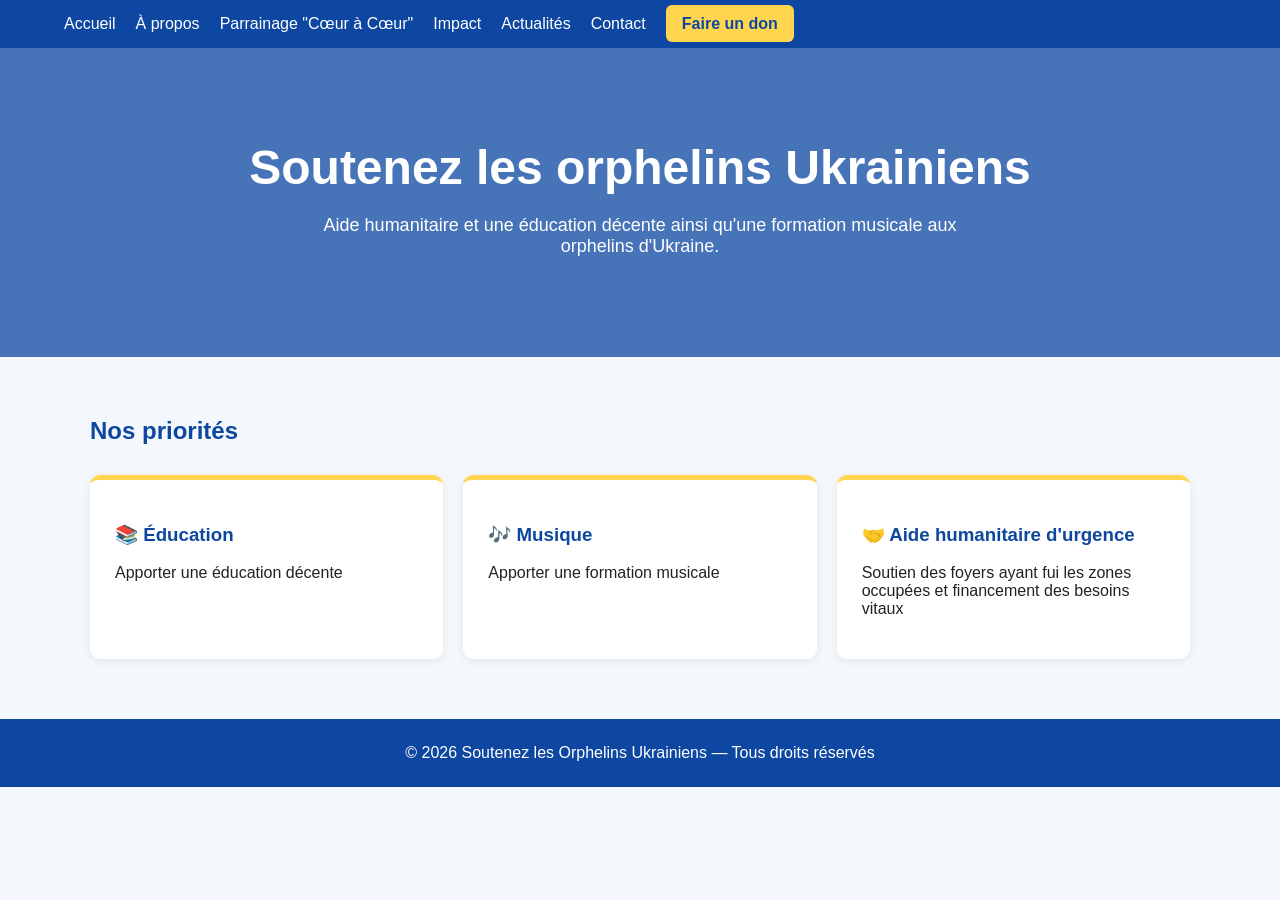
<file: index.html>
<!DOCTYPE html>
<html lang="fr">

<head>
    <meta charset="UTF-8">
    <meta name="viewport" content="width=device-width, initial-scale=1.0">

    <title>Soutenez les Orphelins Ukrainiens</title>

    <link rel="stylesheet" href="styleuk.css">

    <style>
       
    </style>
</head>

<body>

    <nav class="navbar">
        <div class="nav-container">

            <ul class="nav-links">
                <li><a href="index.html">Accueil</a></li>
                <li><a href="Nous.html">À propos</a></li>
                <li><a href="Projects.html">Parrainage "Cœur à Cœur"</a></li>
                <li><a href="Impact.html">Impact</a></li>
                <li><a href="actu.html">Actualités</a></li>
                <li><a href="contact.html">Contact</a></li>
                <li><a href="https://www.helloasso.com/associations/soutenez-les-orphelins-ukrainiens/formulaires/1" class="cta">Faire un don</a></li>
            </ul>

        </div>
    </nav>

    <section class="hero">
        <h1>Soutenez les orphelins Ukrainiens</h1>

        <p>
            Aide humanitaire et une éducation décente ainsi qu'une formation musicale aux orphelins d'Ukraine.
        </p>
    </section>

    <section class="content">

        <h2 class="section-title">Nos priorités</h2>

        <div class="cards">

            <div class="card">
                <h3>📚 Éducation</h3>
                <p>
                    Apporter une éducation décente
                </p>
            </div>

            <div class="card">
                <h3>🎶 Musique</h3>
                <p>
                    Apporter une formation musicale
                </p>
            </div>

            <div class="card">
                <h3>🤝 Aide humanitaire d'urgence</h3>
                <p>
                    Soutien des foyers ayant fui les zones occupées et financement des besoins vitaux
                </p>
            </div>

        </div>
    </section>

    <footer>
        © 2026 Soutenez les Orphelins Ukrainiens — Tous droits réservés
    </footer>
    <script src="scriptuk.js"></script>
</body>
</html>
</file>
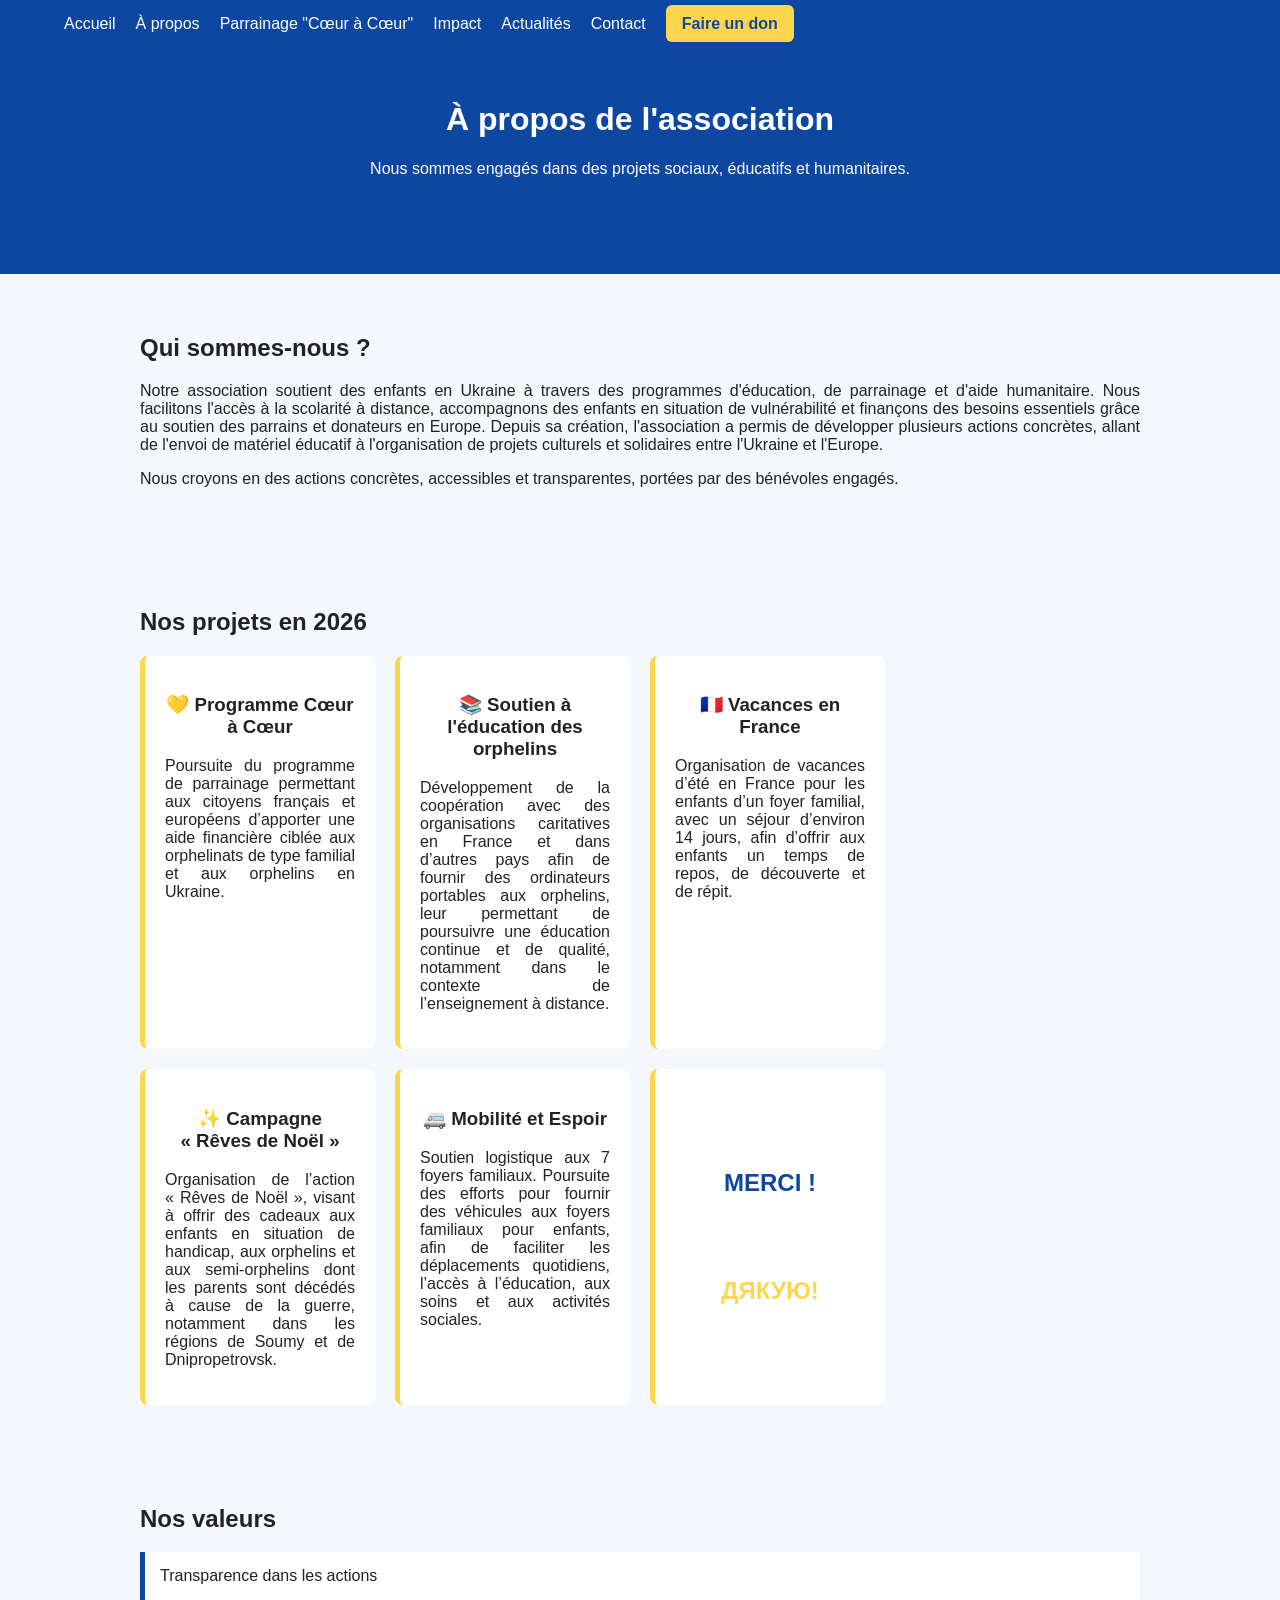
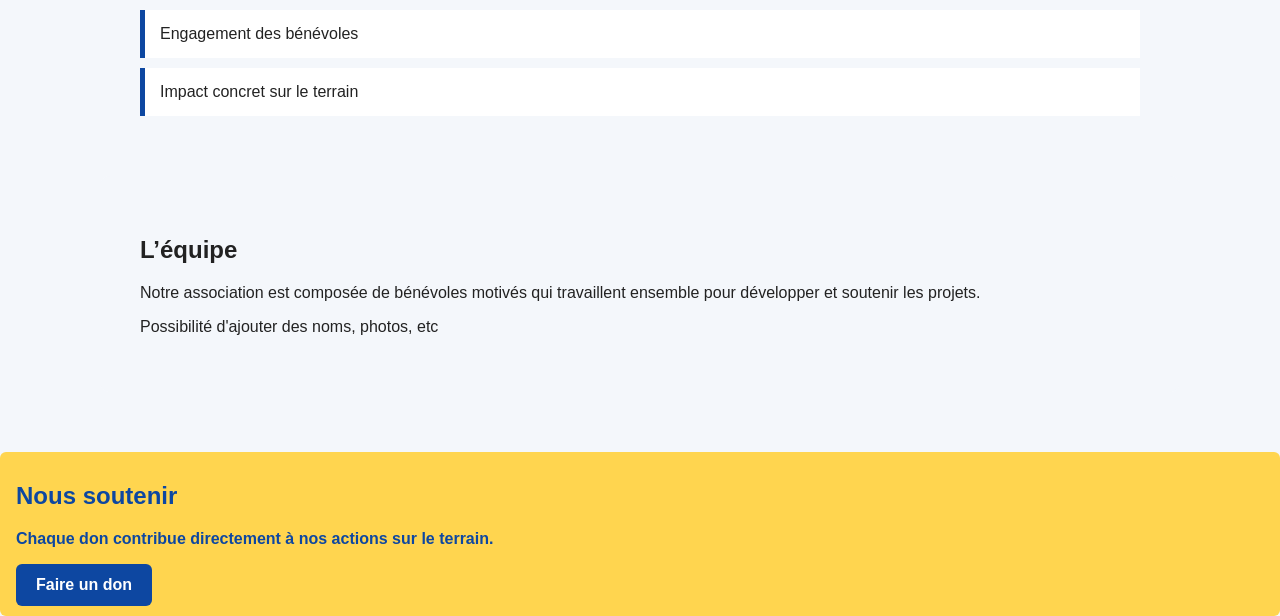
<file: Nous.html>
<!DOCTYPE html>
<html lang="fr">

<head>
    <meta charset="UTF-8">
    <meta name="viewport" content="width=device-width, initial-scale=1.0">

    <title>Soutenez les Orphelins Ukrainiens</title>

    <link rel="stylesheet" href="styleuk.css">

    <style>
        .section p {
            text-align: justify;
        }
        .grid h3 {
            text-align: center;
        }
        .box h1 {
            text-align: center;
            margin-top: 42%;
        }
        .box h1:first-of-type {
            color: #0d47a1;
        }
        .box h1:last-of-type {
            color: #ffd54f;
        }
        
    </style>
</head>

<body>

<nav class="navbar">
        <div class="nav-container">
            <ul class="nav-links">
                <li><a href="index.html">Accueil</a></li>
                <li><a href="Nous.html">À propos</a></li>
                <li><a href="Projects.html">Parrainage "Cœur à Cœur"</a></li>
                <li><a href="Impact.html">Impact</a></li>
                <li><a href="actu.html">Actualités</a></li>
                <li><a href="contact.html">Contact</a></li>
                <li><a href="https://www.helloasso.com/associations/soutenez-les-orphelins-ukrainiens/formulaires/1" class="cta">Faire un don</a></li>
            </ul>

        </div>
    </nav>

<header class="hero-about">

    <h1>À propos de l'association</h1>

    <p>
        Nous sommes engagés dans des projets sociaux, éducatifs et humanitaires.
    </p>

</header>

<section class="section">

    <h2>Qui sommes-nous ?</h2>

    <p>
        Notre association soutient des enfants en Ukraine à travers des programmes d'éducation, de parrainage et d'aide humanitaire. Nous facilitons l'accès à la scolarité à distance, accompagnons des enfants en situation de vulnérabilité et finançons des besoins essentiels grâce au soutien des parrains et donateurs en Europe. Depuis sa création, l'association a permis de développer plusieurs actions concrètes, allant de l'envoi de matériel éducatif à l'organisation de projets culturels et solidaires entre l'Ukraine et l'Europe.
    </p>

    <p>
        Nous croyons en des actions concrètes, accessibles et transparentes, portées par des bénévoles engagés.
    </p>

</section>

<section class="section highlight">

    <h2>Nos projets en 2026</h2>

    <div class="grid">

        <div class="box">
            <h3>💛 Programme Cœur à Cœur</h3>
            <p>Poursuite du programme de parrainage permettant aux citoyens français et européens d’apporter une aide financière ciblée aux orphelinats de type familial et aux orphelins en Ukraine.</p>
        </div>

        <div class="box">
            <h3>📚 Soutien à l'éducation des orphelins</h3>
            <p>Développement de la coopération avec des organisations caritatives en France et dans d’autres pays afin de fournir des ordinateurs portables aux orphelins, leur permettant de poursuivre une éducation continue et de qualité, notamment dans le contexte de l’enseignement à distance.</p>
        </div>

        <div class="box">
            <h3>🇫🇷 Vacances en France</h3>
            <p>Organisation de vacances d’été en France pour les enfants d’un foyer familial, avec un séjour d’environ 14 jours, afin d’offrir aux enfants un temps de repos, de découverte et de répit.</p>
        </div><br>
        <div class="box">
            <h3>✨ Campagne «&nbsp;Rêves de Noël&nbsp;»</h3>
            <p>Organisation de l’action «&nbsp;Rêves de Noël&nbsp;», visant à offrir des cadeaux aux enfants en situation de handicap, aux orphelins et aux semi-orphelins dont les parents sont décédés à cause de la guerre, notamment dans les régions de Soumy et de Dnipropetrovsk.</p>
        </div>
        <div class="box">
            <h3>🚐 Mobilité et Espoir</h3>
            <p>Soutien logistique aux 7 foyers familiaux. Poursuite des efforts pour fournir des véhicules aux foyers familiaux pour enfants, afin de faciliter les déplacements quotidiens, l’accès à l’éducation, aux soins et aux activités sociales.</p>
        </div>
        <div class="box">
            <h1>MERCI !</h1>
            <h1>ДЯКУЮ!</h1>
        </div>
    </div>

</section>

<section class="section">

    <h2>Nos valeurs</h2>

    <ul class="values">
        <li>Transparence dans les actions</li>
        <li>Engagement des bénévoles</li>
        <li>Impact concret sur le terrain</li>
    </ul>

</section>

<section class="section highlight">

    <h2>L’équipe</h2>

    <p>
       Notre association est composée de bénévoles motivés qui travaillent ensemble pour développer et soutenir les projets.
    </p>

    <p>
        Possibilité d'ajouter des noms, photos, etc
    </p>

</section>

<section class="cta">

    <h2>Nous soutenir</h2>

    <p>
        Chaque don contribue directement à nos actions sur le terrain.
    </p>

    <a href="https://www.helloasso.com/associations/soutenez-les-orphelins-ukrainiens/formulaires/1" class="btn">Faire un don</a>

</section>
    <script src="scriptuk.js"></script>
</body>
</file>
<file: styleuk.css>
body {
            margin: 0;
            font-family: Arial, sans-serif;
            background-color: #f4f7fb;
            color: #222;
        }

        .navbar {
            background-color: #0d47a1;
            padding: 15px 0;
            position: fixed;
            top: 0;
            left: 0;
            width: 100%;
            transition: transform 0.3s ease;
            z-index: 1000;
        }
        .navbar.hidden {
            transform: translateY(-100%);
        }
        .nav-container {
            width: 90%;
            margin: auto;
            display: flex;
            justify-content: space-between;
            align-items: center;
        }

        .logo {
            color: white;
            font-size: 24px;
            font-weight: bold;
        }

        .nav-links {
            list-style: none;
            display: flex;
            gap: 20px;
            margin: 0;
            padding: 0;
        }

        .nav-links a {
            text-decoration: none;
            color: white;
            transition: 0.3s;
        }

        .nav-links a:hover {
            color: #ffd54f;
            background-color: lightskyblue;
            padding: 15px;
        }

        .cta {
            background-color: #ffd54f;
            color: #0d47a1 !important;
            padding: 10px 16px;
            border-radius: 6px;
            font-weight: bold;
        }

        .hero {
            background: linear-gradient(
                rgba(13, 71, 161, 0.75),
                rgba(13, 71, 161, 0.75)
            ),
            /*url('https://images.unsplash.com/photo-1522202176988-66273c2fd55f')*/
            center/cover;

            color: white;
            text-align: center;
            padding: 100px 20px;
        }

        .hero h1 {
            font-size: 48px;
            margin-bottom: 20px;
        }

        .hero p {
            max-width: 700px;
            margin: auto;
            font-size: 18px;
        }

        .content {
            width: 90%;
            max-width: 1100px;
            margin: 60px auto;
        }

        .section-title {
            color: #0d47a1;
            margin-bottom: 30px;
        }

        .cards {
            display: grid;
            grid-template-columns: repeat(auto-fit, minmax(250px, 1fr));
            gap: 20px;
        }

        .card {
            background: white;
            padding: 25px;
            border-radius: 10px;
            border-top: 5px solid #ffd54f;
            box-shadow: 0 2px 8px rgba(0,0,0,0.08);
        }

        .card h3 {
            color: #0d47a1;
        }

        footer {
            background-color: #0d47a1;
            color: white;
            text-align: center;
            padding: 25px;
            margin-top: 60px;
        }

        .section {
    width: 90%;
    max-width: 1000px;
    margin: 60px auto;
}

.hero-about {
    background: #0d47a1;
    color: white;
    text-align: center;
    padding: 80px 20px;
}

.highlight {
    background-color: #f4f7fb;
    padding: 40px;
    border-radius: 10px;
}

.grid {
    display: grid;
    grid-template-columns: repeat(auto-fit, minmax(220px, 1fr));
    gap: 20px;
    margin-top: 20px;
}

.box {
    background: white;
    padding: 20px;
    border-left: 5px solid #ffd54f;
    border-radius: 8px;
}

.values {
    list-style: none;
    padding: 0;
}

.values li {
    background: white;
    margin: 10px 0;
    padding: 15px;
    border-left: 5px solid #0d47a1;
}

.btn {
    display: inline-block;
    background: #0d47a1;
    color: white;
    padding: 12px 20px;
    border-radius: 6px;
    text-decoration: none;
}
.logo img {
            height: 8vh;
            width: auto;
        }

@media (max-width: 768px) {

  .container {
    padding: 10px;
  }

  .grid {
    grid-template-columns: 1fr;
  }

  h1 {
    font-size: 1.5rem;
  }

  p {
    font-size: 1rem;
  }
}

.navbar {
  display: flex;
  gap: 15px;
  align-items: center;
}

@media (max-width: 768px) {

  .navbar {
    overflow-x: auto;
    white-space: nowrap;
    flex-wrap: nowrap;

    -webkit-overflow-scrolling: touch;
    scrollbar-width: none; /* Firefox */
  }

  .navbar::-webkit-scrollbar {
    display: none; /* Chrome */
  }

  .navbar a {
    flex: 0 0 auto;
  }
}
</file>
